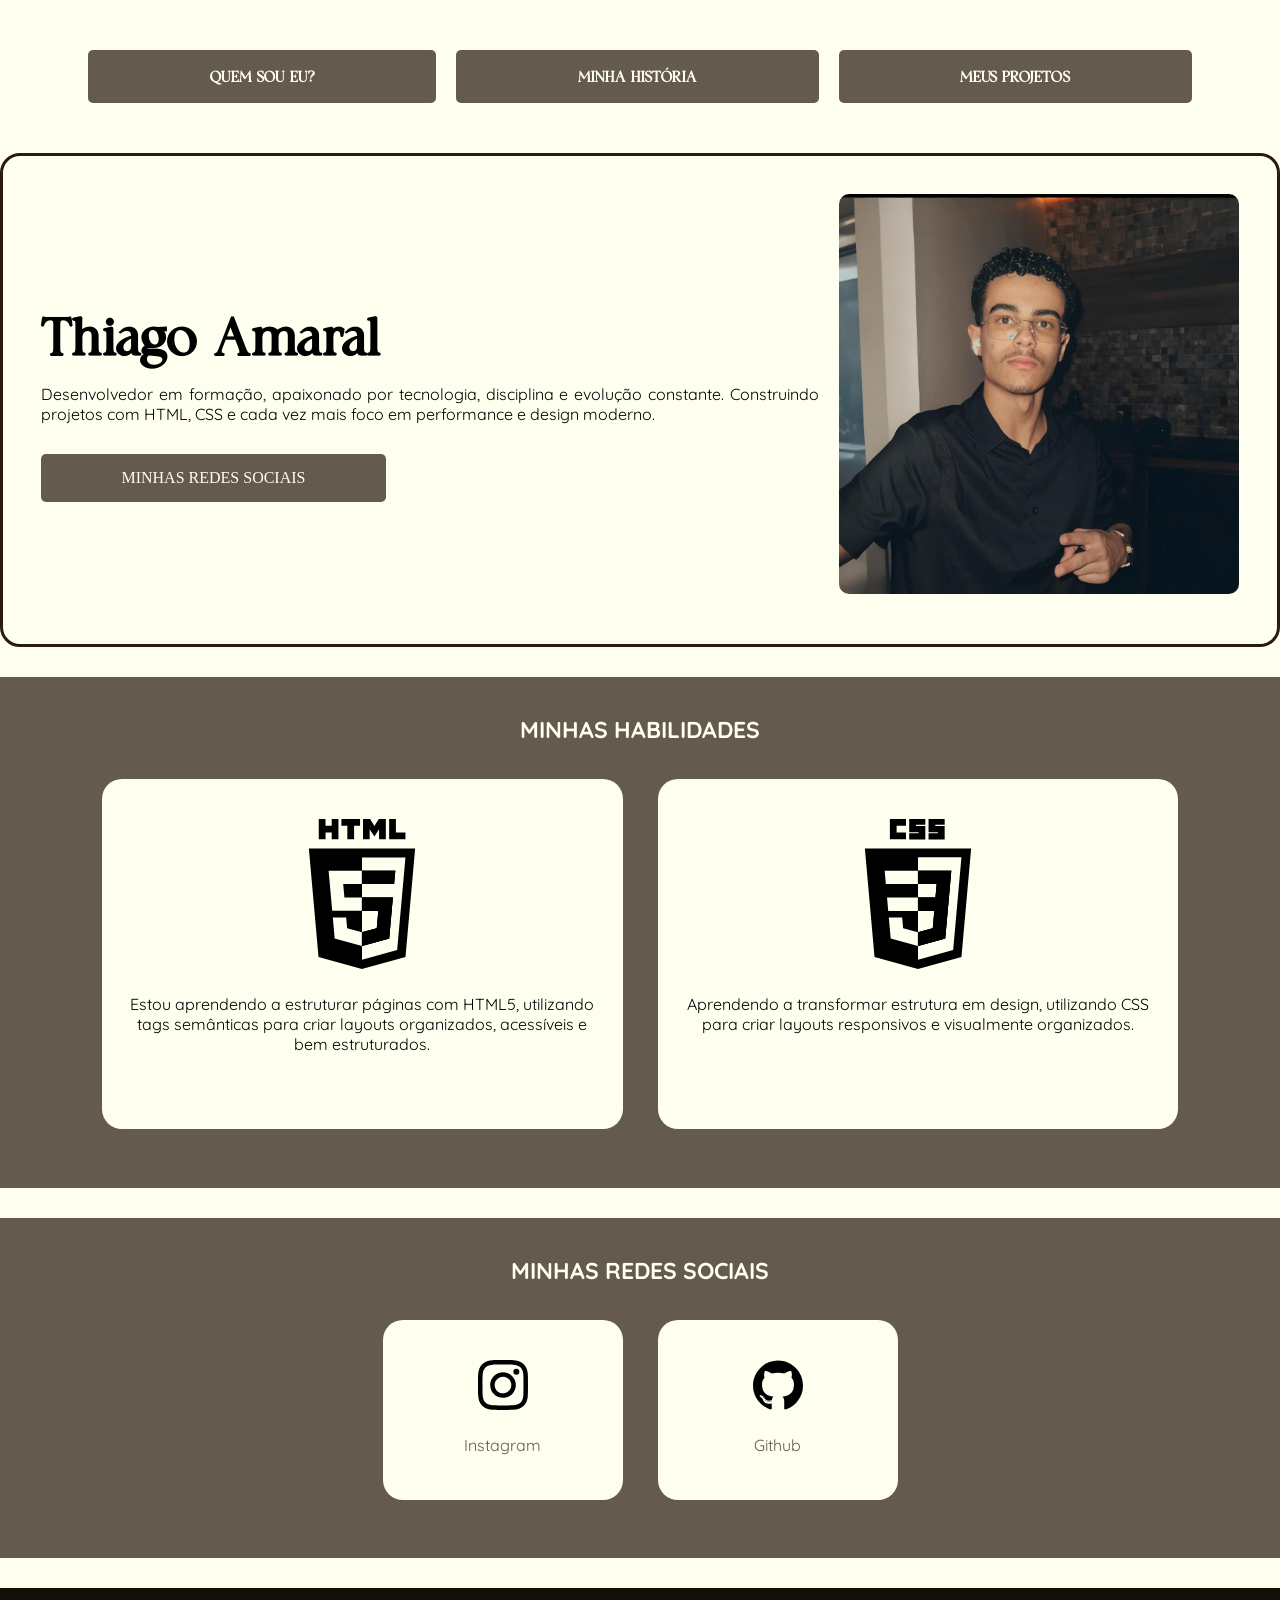
<file: index.html>
<!DOCTYPE html>
<html lang="pt-br">
<head>
    <meta charset="UTF-8">
    <meta name="viewport" content="width=device-width, initial-scale=1.0">
    <title>Portfólio de Thiago Amaral</title>
    <link rel="stylesheet" href="style.css">
    <link rel="shortcut icon" href="icones/ta-removebg-preview.ico" type="image/x-icon">
</head>

<body>
    <header>
        <nav aria-label="Navegação principal">
            <a href="index.html">QUEM SOU EU?</a>
            <a href="minha-historia.html">MINHA HISTÓRIA</a>
            <a href="meus-projetos.html">MEUS PROJETOS</a>
        </nav>
    </header>

    <main>
        
        <section class="section-tipo-1" aria-label="Quem sou eu?">
            <article id="quem-sou-eu">
                <div>
                    <h1>Thiago Amaral</h1>

                    <p>
                        Desenvolvedor em formação, apaixonado por tecnologia, disciplina e evolução constante.
                        Construindo projetos com HTML, CSS e cada vez mais foco em performance e design moderno.
                    </p>

                    <a id="botao-redes-sociais" href="#botao-redes-sociais">MINHAS REDES SOCIAIS</a>
                            
                </div>

                <div>
                    <figure>
                        <img id="foto_perfil" src="imagens/foto-de-perfil.jpeg" alt="Foto de Thiago Amaral">
                    </figure>
                </div>   
            </article>
        </section>

        <section class="section-tipo-2" aria-label="Minhas habilidades">
            <article id="minhas-habilidades">

                <h2>MINHAS HABILIDADES</h2>
                
                <div id="skill-cards">
                    <div class="skill-card">
                        <img class="habilidades" src="icones/html5.svg" alt="HTML5">
                        <p>Estou aprendendo a estruturar páginas com HTML5, utilizando tags semânticas para criar layouts organizados, acessíveis e bem estruturados.</p>
                    </div>
                
                    <div class="skill-card">
                        <img class="habilidades" src="icones/css3-alt.svg" alt="CSS3">
                        <p>Aprendendo a transformar estrutura em design, utilizando CSS para criar layouts responsivos e visualmente organizados.</p>
                    </div>
                </div>
            </article>
        </section>

        <section class="section-tipo-2" aria-label="Minhas redes sociais">
            <article id="minhas-redes-sociais">

                <h2>MINHAS REDES SOCIAIS</h2>

                <div id="redes-sociais-cards">

                    <a class="redes-sociais-link" href="https://www.instagram.com/_tz.thiagozz?igsh=NnkzMHN3dWJmeWg0&utm_source=qr" target="_blank">
                        <div class="redes-sociais-cards">
                            <img class="redes-sociais-icons" src="icones/instagram.svg" alt="instagram">
                            <p>Instagram</p>
                        </div>
                    </a>

                    <a class="redes-sociais-link" href="https://github.com/thiago-amaral777" target="_blank">
                        <div class="redes-sociais-cards">
                            <img class="redes-sociais-icons" src="icones/github.svg" alt="github">
                            <p>Github</p>
                        </div>
                    </a>
                </div>

                <a name="botao-redes-sociais"></a>

            </article>
        </section>

    </main>

    <footer>
        <p>Site desenvolvido por <strong>Thiago Amaral</strong>.</p>
    </footer>
</body>
</html>
</file>
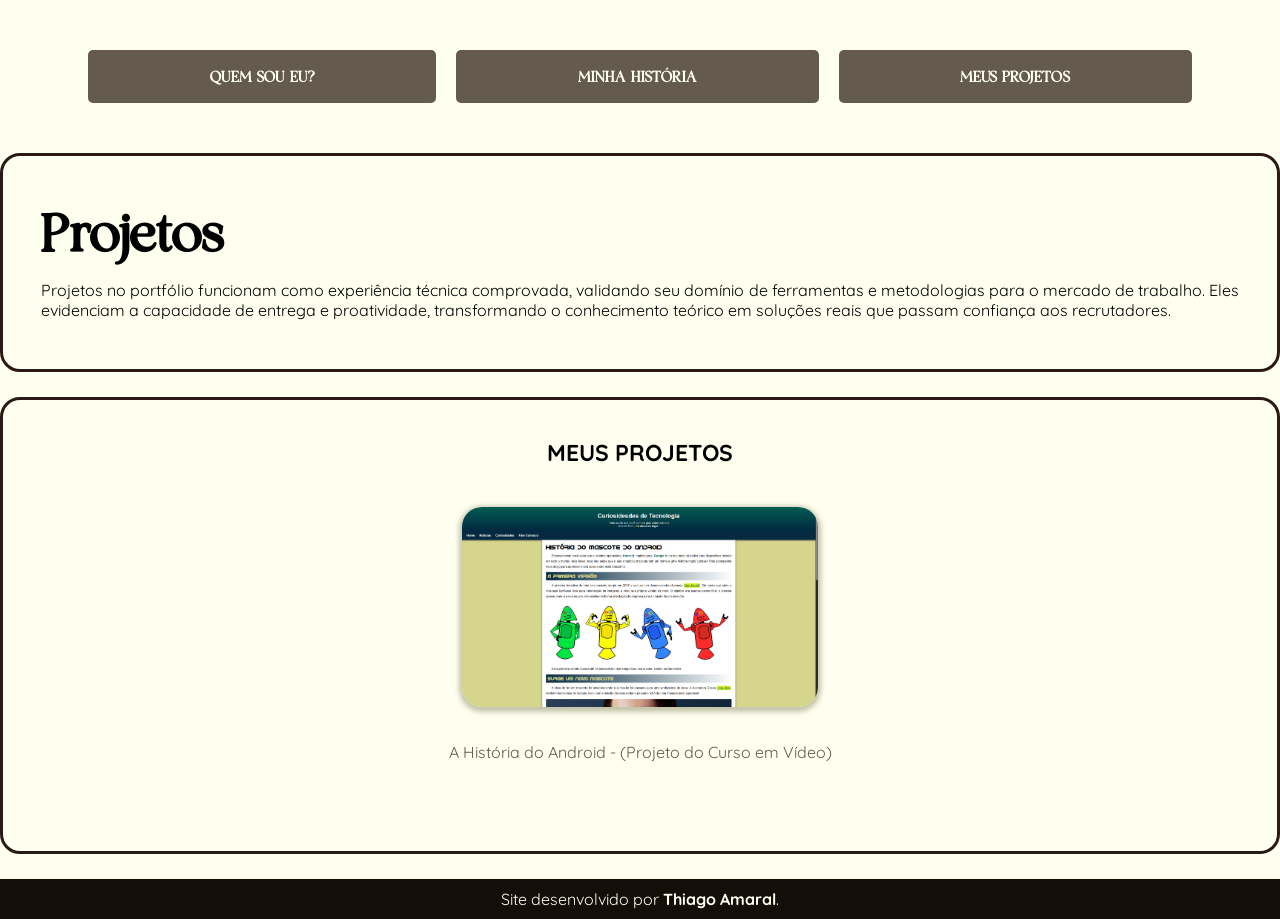
<file: meus-projetos.html>
<!DOCTYPE html>
<html lang="pt-br">
<head>
    <meta charset="UTF-8">
    <meta name="viewport" content="width=device-width, initial-scale=1.0">
    <title>Portifólio de Thiago Amaral</title>
    <link rel="stylesheet" href="style.css">
    <link rel="shortcut icon" href="icones/ta-removebg-preview.ico" type="image/x-icon">
</head>
<body>
    <header>
        <nav aria-label="Navegação principal">
            <a href="index.html">QUEM SOU EU?</a>
            <a href="minha-historia.html">MINHA HISTÓRIA</a>
            <a href="meus-projetos.html">MEUS PROJETOS</a>
        </nav>
    </header>

    <main>
        
        <section class="section-tipo-1" aria-label="Quem sou eu">
            <article>
                <div>
                    <h1>Projetos</h1>

                    <p>
                        Projetos no portfólio funcionam como experiência técnica comprovada, validando seu domínio de ferramentas e metodologias para o mercado de trabalho. Eles evidenciam a capacidade de entrega e proatividade, transformando o conhecimento teórico em soluções reais que passam confiança aos recrutadores.
                    </p>                    
                </div>   
            </article>
        </section>


        <section class="section-tipo-1" aria-label="Meus projetos">
            <article id="article-meus-projetos">
                <h2>MEUS PROJETOS</h2>
                <div id="projetos-cards">
                    <a class="redes-sociais-link" href="https://thiago-amaral777.github.io/projeto-android/" target="_blank">
                        <article class="projetos-cards">
                            <img class="projetos-thumbs" src="imagens/projetos/projeto-android.png" alt="projeto-1">
                
                            <p>A História do Android - (Projeto do Curso em Vídeo)</p>
                        </article>
                    </a>
                </div>
            </article>
        </section>

    </main>

    <footer>
        <p>Site desenvolvido por <strong>Thiago Amaral</strong>.</p>
    </footer>
</body>
</html>
</file>
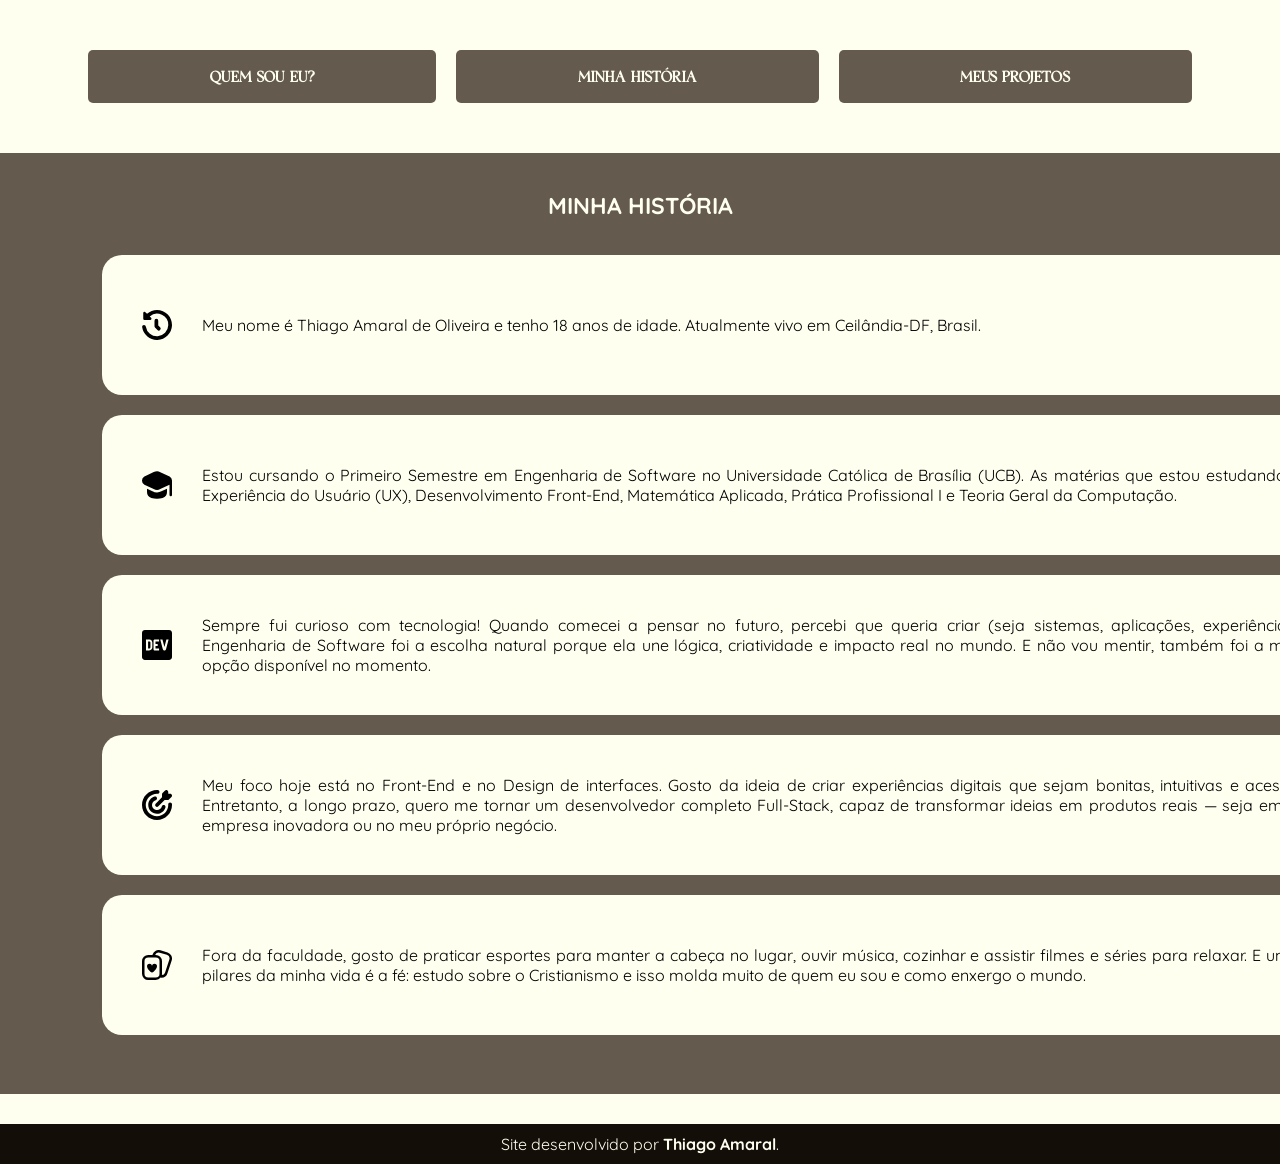
<file: minha-historia.html>
<!DOCTYPE html>
<html lang="pt-br">
<head>
    <meta charset="UTF-8">
    <meta name="viewport" content="width=device-width, initial-scale=1.0">
    <title>Portifólio de Thiago Amaral</title>
    <link rel="stylesheet" href="style.css">
    <link rel="shortcut icon" href="icones/ta-removebg-preview.ico" type="image/x-icon">
</head>
<body>
    <header>
        <nav aria-label="Navegação principal">
            <a href="index.html">QUEM SOU EU?</a>
            <a href="#">MINHA HISTÓRIA</a>
            <a href="meus-projetos.html">MEUS PROJETOS</a>
        </nav>
    </header>

    <main>
        
       

        <section class="section-tipo-2" aria-label="Minha história">

            <h2>MINHA HISTÓRIA</h2>

            <div class="history-cards">
                <article>
                    <div class="minhas-informacoes">
                        <img class="icon-historia" src="icones/tempo-passado.svg" alt="História">

                        <p>Meu nome é Thiago Amaral de Oliveira e tenho 18 anos de idade. Atualmente vivo em Ceilândia-DF, Brasil.</p>

                    </div>

                    <div class="minhas-informacoes">
                        <img class="icon-historia" src="icones/chapeu-de-graduacao.svg" alt="Graduação">

                        <p>Estou cursando o Primeiro Semestre em Engenharia de Software no Universidade Católica de Brasília (UCB). As matérias que estou estudando são: Experiência do Usuário (UX), Desenvolvimento Front-End, Matemática Aplicada, Prática Profissional I e Teoria Geral da Computação.</p>
                    
                    </div>

                    <div class="minhas-informacoes">
                        <img class="icon-historia" src="icones/dev.svg" alt="Desenvolvedor">
                        
                        <p>Sempre fui curioso com tecnologia! Quando comecei a pensar no futuro, percebi que queria criar (seja sistemas, aplicações, experiências). A Engenharia de Software foi a escolha natural porque ela une lógica, criatividade e impacto real no mundo. E não vou mentir, também foi a melhor opção disponível no momento.</p>
                    
                    </div>

                    <div class="minhas-informacoes">
                        <img class="icon-historia" src="icones/seta-de-alvo.svg" alt="Meta">
                        
                        <p>Meu foco hoje está no Front-End e no Design de interfaces. Gosto da ideia de criar experiências digitais que sejam bonitas, intuitivas e acessíveis. Entretanto, a longo prazo, quero me tornar um desenvolvedor completo Full-Stack, capaz de transformar ideias em produtos reais — seja em uma empresa inovadora ou no meu próprio negócio.</p>
                    
                    </div>

                    <div class="minhas-informacoes">
                        <img class="icon-historia" src="icones/cartas-de-jogar.svg" alt="Hobbies">
                        
                        <p>Fora da faculdade, gosto de praticar esportes para manter a cabeça no lugar, ouvir música, cozinhar e assistir filmes e séries para relaxar. E um dos pilares da minha vida é a fé: estudo sobre o Cristianismo e isso molda muito de quem eu sou e como enxergo o mundo.</p>
                    
                    </div>

                </article>
            </div>
        </section>

    </main>

    <footer>
        <p>Site desenvolvido por <strong>Thiago Amaral</strong>.</p>
    </footer>
</body>
</html>
</file>
<file: style.css>
/* GERAL */

@charset "UTF-8";

@import url('https://fonts.googleapis.com/css2?family=Quicksand:wght@300..700&display=swap');

@font-face {
    font-family: calmserif;
    src: url('fontes/calm_serif/Calm\ Serif\ \(DemoVersion\).otf') format(opentype);
}

* {
    padding: 0px;
    margin: 0px;
}

:root {
    --fonte1: 'calmserif';
    --fonte2: 'Quicksand';

    --cor1: ivory;
    --cor2: #2a1915;
    --cor3: #645a4e;
    --cor4: #130f08;
}

/* Tipografia */

h1 {
    font-size: 55px;
    font-family: var(--fonte1);
    font-weight: 900;
}

h2 {
    font-family: var(--fonte2);
    font-size: 23px;
}

p {
    text-align: justify;
    font-family: var(--fonte2);
}

hr {
    margin: 30px 0px;
    color: var(--cor2);
}

/* SECTION GERAL */
/* TIPOS DE SECTIONS */

.section-tipo-1 {
    max-width: 1200px;
    border: #2a1915 solid;
    margin: 25px auto;
    padding: 3%;
    border-radius: 20px;
}

.section-tipo-1 p {
    padding: 10px 0px 10px 0px;
}

.section-tipo-2 {
    background-color: var(--cor3);
    max-width: 100%;
    border: none;
    margin: 30px auto;
    padding: 3% 8%;
}

.section-tipo-2 h2 {
    padding-bottom: 15px;
    color: var(--cor1);
    text-align: center;
}

/* BODY */
body {
    background-color: var(--cor1);
}

/* HEADER */
header {
    font-family: var(--fonte1);
    text-align: center;
    margin: 50px;
    font-weight: bolder;
}

nav {
    display: flex;
    align-items: center;   /* alinha verticalmente */
    justify-content: center; /* separa */
    gap: 20px; /* espaço entre texto e imagem */
}

header a {
    background-color: var(--cor3);
    color: var(--cor1);
    text-decoration: none;
    padding: 15px 10.3%;
    text-align: center;
    border-radius: 5px;
    transition: transform 0.3s ease;
    display: inline-block;
}

header a:hover {
    background-color: var(--cor2);
    color: var(--cor1);
    transform: scale(1.02);
}








/* PÁGINA 1 - QUEM SOU EU? */

/* SECTION 1 - QUEM É THIAGO? */
/* SECTION CONTEÚDO */

article#quem-sou-eu {
    display: flex;
    align-items: center;   /* alinha verticalmente */
    justify-content: space-between; /* separa */
    gap: 20px; /* espaço entre texto e imagem */
}

img#foto_perfil {
    width: 400px;
    height: 400px;
    border-radius: 10px;
    margin-bottom: 7px;
}


.icon {
    padding: 15px 20px 0px 0px;
    width: 24px;
    transition: transform 0.3s ease;
    display: inline-block;
}

.icon:hover {
    transform: scale(1.3);
}


#botao-redes-sociais {
    background-color: var(--cor3);
    color: var(--cor1);
    text-decoration: none;
    padding: 15px 10.3%;
    margin-top: 20px;
    text-align: center;
    border-radius: 5px;
    transition: transform 0.3s ease;
    display: inline-block;
}

#botao-redes-sociais:hover {
    background-color: var(--cor2);
    color: var(--cor1);
    transform: scale(1.02);
}

/* SECTION 2 - MINHAS HABILIDADES */
/* SECTION CONTEÚDO */

article#minhas-habilidades {
    display: block;
}
#minhas-habilidades h2 {
    padding-bottom: 15px;
    color: var(--cor1);
    text-align: center;
}

article#minhas-habilidades #skill-cards {
    display: flex;
    align-items: center;
    justify-content: center;
    margin: 20px 0px;
    gap: 35px;
}

.skill-card {
    display: block;
    align-items: center;
    justify-content: center;
    margin: 0px;
    gap: 75px;
    background-color: var(--cor1);
    padding: 40px 20px;
    width: 570px;
    height: 270px;
    border-radius: 20px;
}

.skill-card > p {
    text-align: center;
    margin-top: 25px;
    margin-bottom: 0px;
}

article#minhas-habilidades .habilidades {
    height: 150px;
    display: flex;
    margin-left: auto;
    margin-right: auto;
}

/* SECTION 3 - MINHAS REDES SOCIAIS */
/* CONTEÚDO */

article#minhas-redes-sociais {
    display: block;
}

article#minhas-redes-sociais #redes-sociais-cards {
    display: flex;
    align-items: center;
    justify-content: center;
    margin: 20px 0px;
    gap: 35px;
}
.redes-sociais-cards {
    display: block;
    align-items: center;
    justify-content: center;
    margin: 0px;
    gap: 75px;
    background-color: var(--cor1);
    padding: 40px 20px;
    width: 200px;
    height: 100px;
    border-radius: 20px;
}

.redes-sociais-cards > p {
    text-align: center;
    margin-top: 25px;
    margin-bottom: 0px;
}

article#minhas-redes-sociais .redes-sociais-icons {
    height: 50px;
    display: flex;
    margin-left: auto;
    margin-right: auto;
}

.redes-sociais-link {
    color: var(--cor3);
    text-decoration: none;
    transition: transform 0.3s ease;
    
}

.redes-sociais-link:hover {
    color: var(--cor4);
    transform: scale(1.01);
}









/* PÁGINA 2 - MINHA HISTÓRIA? */
/* SECTION - MINHA HISTÓRIA */

.minhas-informacoes {
    display: flex;
    align-items: center;
    justify-content: left;
    margin: 20px auto;
    gap: 10px;
    background-color: var(--cor1);
    padding: 40px 20px;
    width: 1200px;
    height: 60px;
    border-radius: 20px;
}

.history-cards > p {
    text-align: center;
    margin-top: 25px;
    margin-bottom: 0px;
}

.section-tipo-2 .icon-historia {
  height: 30px;
  display: flex;
  margin-left: 20px;
  margin-right: 20px;
}










/* PÁGINA 3 - MEUS PROJETOS */
/* SECTION - MINHA HISTÓRIA */

.section-tipo-1 #projetos-cards {
    display: flex;
    align-items: center;
    justify-content: center;
    margin: 20px 0px;
    gap: 35px;
}

.projetos-cards {
    display: block;
    align-items: center;
    justify-content: center;
    margin: 20px 0px;
    gap: 75px;
}

article#article-meus-projetos h2 {
    text-align: center;
}

.projetos-cards > p {
    text-align: center;
    margin-top: 25px;
    margin-bottom: 0px;
}

.section-tipo-1 .projetos-thumbs {
    height: 200px;
    display: flex;
    margin-left: auto;
    margin-right: auto;
    border-radius: 20px;
    box-shadow: 0px 2px 5px 3px #52522657;

}











/* RODAPÉ */

footer {
    background-color: var(--cor4);
    color: var(--cor1);
    padding: 10px 0px;
    margin-top: 20px;
}

footer p {
    text-align: center;
}
</file>
